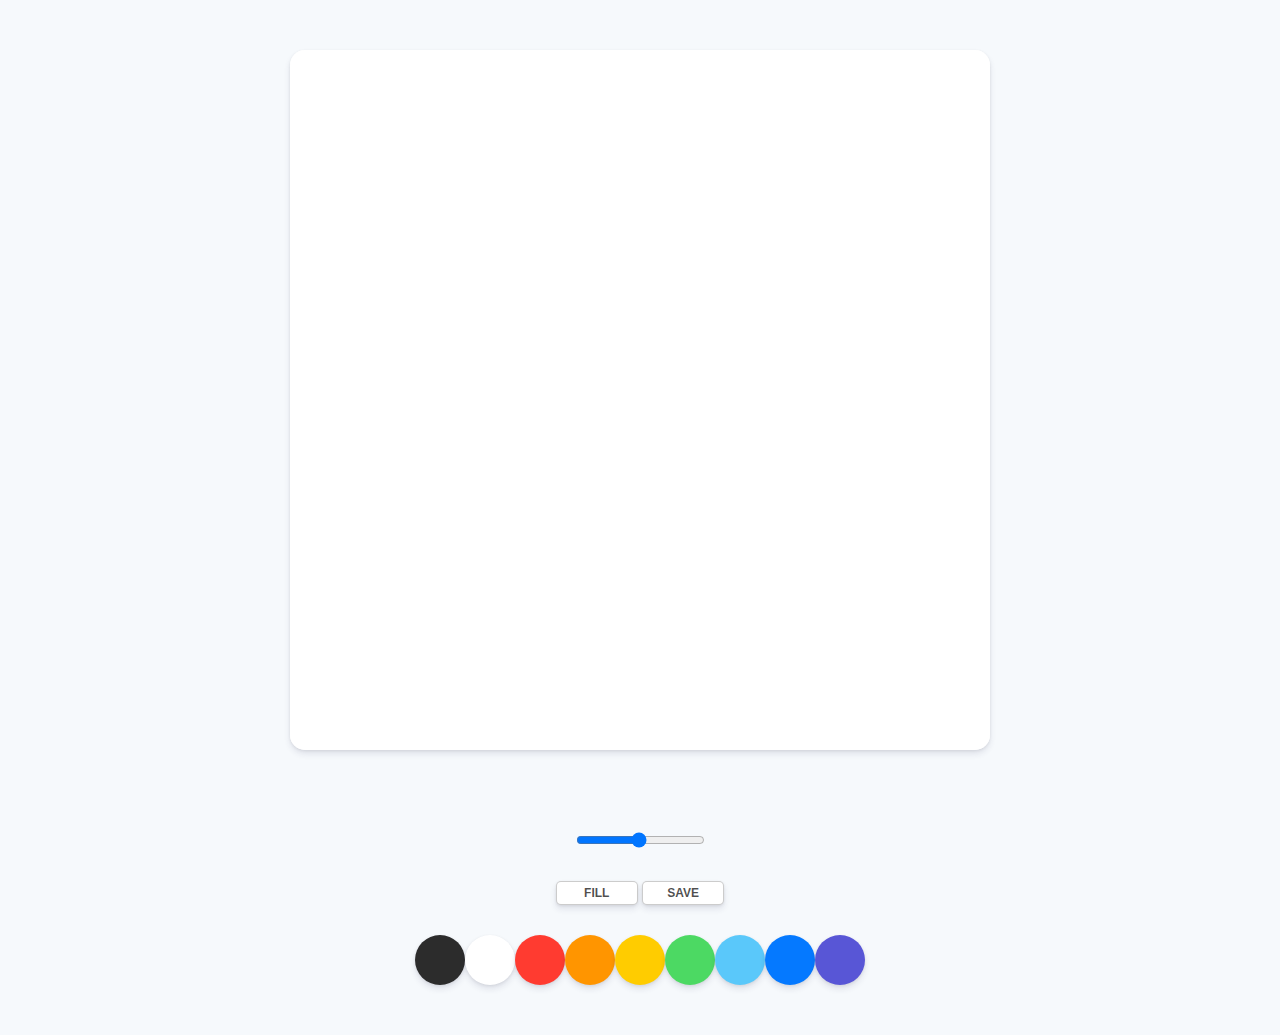
<file: game/index.html>
<!DOCTYPE html>
<html lang="en">
<head>
    <meta charset="UTF-8">
    <meta name="viewport" content="width=device-width, initial-scale=1.0">
    <link rel="stylesheet" href="style.css"/>
    <title>PaintJS</title>
</head>
<body>
    <canvas id="jsCanvas" class="canvas"></canvas>
    <div class="controls">
        <div class="controls__range">
            <input 
            type="range" 
            id="jsRange"
            min="0.1"
             max="5.0"
            value="2.5" 
            step="0.1"
            />
        </div>
        <div class="controls__btns">
            <button id="jsMode">Fill</button>
            <button id="jsSave">Save</button>
        </div>
        <div class="controls__colors" id="jsColors">
            <div class="controls__color jsColor" style="background-color: #2c2c2c"></div>
            <div class="controls__color jsColor" style="background-color: white"></div>
            <div class="controls__color jsColor" style="background-color: #FF3B30"></div>
            <div class="controls__color jsColor" style="background-color: #FF9500"></div>
            <div class="controls__color jsColor" style="background-color: #FFCC00"></div>
            <div class="controls__color jsColor" style="background-color: #4CD963"></div>
            <div class="controls__color jsColor" style="background-color: #5AC8FA"></div>
            <div class="controls__color jsColor" style="background-color: #0579FF"></div>
            <div class="controls__color jsColor" style="background-color: #5856D6"></div>
        </div>
    </div>
    <script src="app.js"></script>
</body>
</html>
</file>
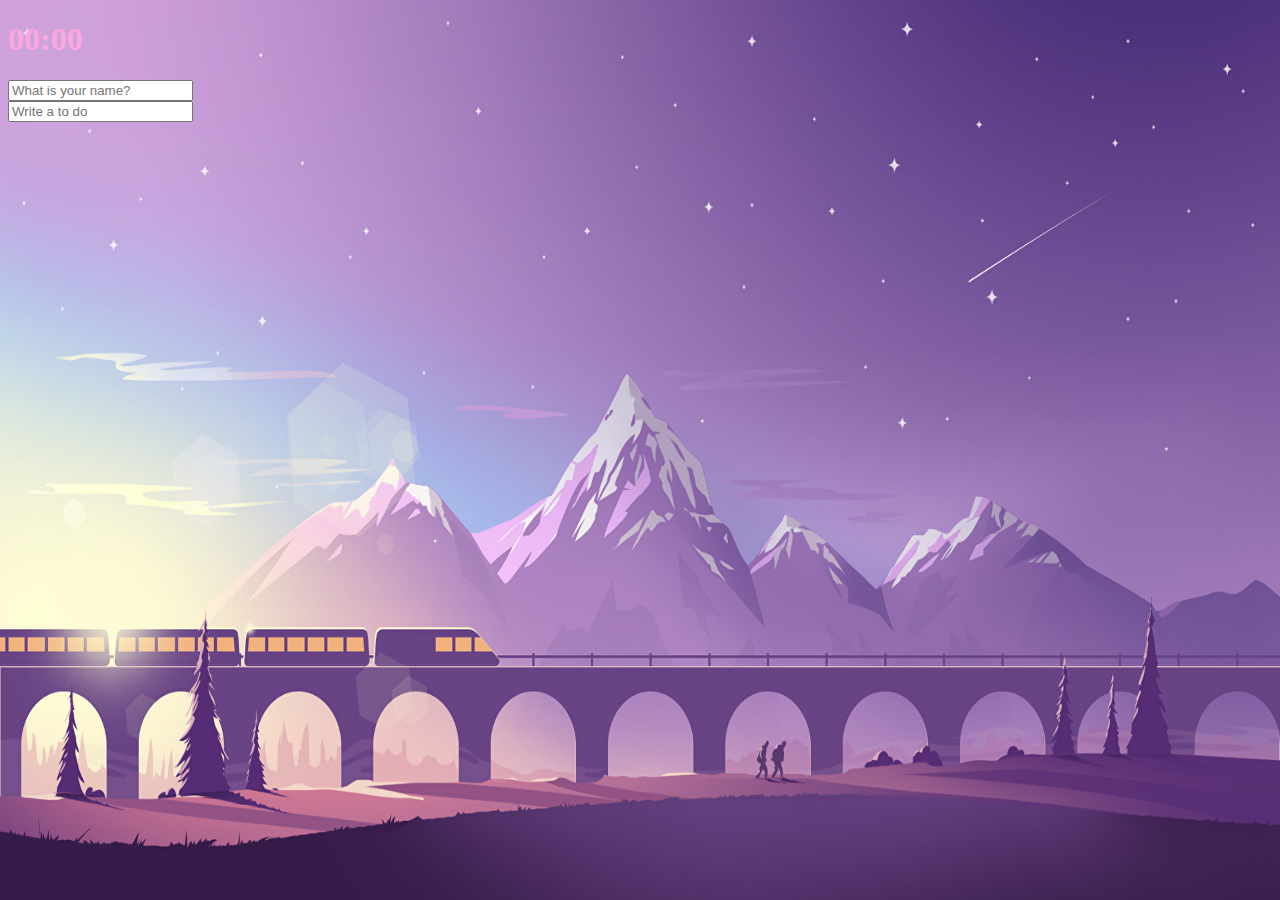
<file: clock/clock.html>
<!DOCTYPE html>
<html lang="en">
<head>
  <meta charset="UTF-8">
  <meta name="viewport" content="width=device-width, initial-scale=1.0">
  <title>Something</title>
  <meta charset="utf-8"/>
  <link rel="stylesheet" href="clock.css"/>
</head>
<body>
    <div class="js-clock"> <!--div태그>-->
      <h1>00:00</h1>
    </div>
    <form class="js-form form">
      <input type="text" placeholder="What is your name?"/>
    </form>
    <h4 class="js-greetings greetings"></h4>
    <form class="js-toDoForm">
        <input type="text" placeholder="Write a to do" />
    </form>
    <ul class="js-toDoList">

    </ul>
  <span class="js-weather"></span>
  <script src="clock.js"></script>
  <script src="gretting.js"></script>
  <script src="todo.js"></script>
  <script src="bg.js"></script>
  <script src="weather.js"></script>
</body>
</html>
</file>
<file: clock/clock.css>
body{
    background-color:#2c3e50 ;
  }
.btn{
    cursor:pointer;
}

body{
      color:#FDA7DF;
    
  }

  .clicked{
      color:#5758BB;
  }

.form,
.greetings{
    display: none;
}

.showing {
    display: block;
}


@keyframes fadeIn{
    from{
        opacity: 0
    } to {
        opacity: 1;
    }
}

.bgImage{
    position: absolute;
    top: 0;
    left: 0;
    width: 100%;
    height: 100%;
    z-index: -1;
    animation: fadeIn .5s linear;
}
</file>
<file: game/style.css>
@import "reset.css";
body{
    background-color: #f6f9fc;
    font-family: -apple-system, BlinkMacSystemFont, 'Segoe UI', Roboto, Oxygen, 
    Ubuntu, Cantarell, 'Open Sans', 'Helvetica Neue', sans-serif;
    display: flex;
    flex-direction: column;
    align-items: center;
    padding: 50px 0px;
}

.canvas{
    width: 700px;
    height: 700px;
    background-color: white;
    border-radius: 15px;
    box-shadow: 0 4px 6px rgba(50, 50, 93, 0.11), 0 1px 3px rgba(0, 0, 0, 0.08);
}

.controls{
    margin-top: 80px;
    display: flex;
    flex-direction: column;
    align-items:center;
}

.controls .controls__btns{
    margin-bottom: 30px;
}

.controls__btns button{
    all: unset;
    cursor: pointer;
    background-color: white;
    padding: 5px 0px;
    width: 80px;
    text-align: center;
    border-radius: 5px;
    box-shadow: 0 4px 6px rgba(50, 50, 93, 0.11), 0 1px 3px rgba(0, 0, 0, 0.08);
    border:1px solid rgba(0, 0, 0, 0.2);
    color: rgba(0, 0, 0, 0.7);
    text-transform: uppercase;
    font-weight: 800;
    font-size: 12px;
}

.controls__btns button:active{
    transform: scale(0.98);
}
.controls .controls__colors{
    display: flex;
}

.controls__colors .controls__color{
    width: 50px;
    height: 50px;
    border-radius: 25px;
    cursor: pointer;
    box-shadow: 0 4px 6px rgba(50, 50, 93, 0.11), 0 1px 3px rgba(0, 0, 0, 0.08);
}

.controls .controls__range{
    margin-bottom: 30px;
}
</file>
